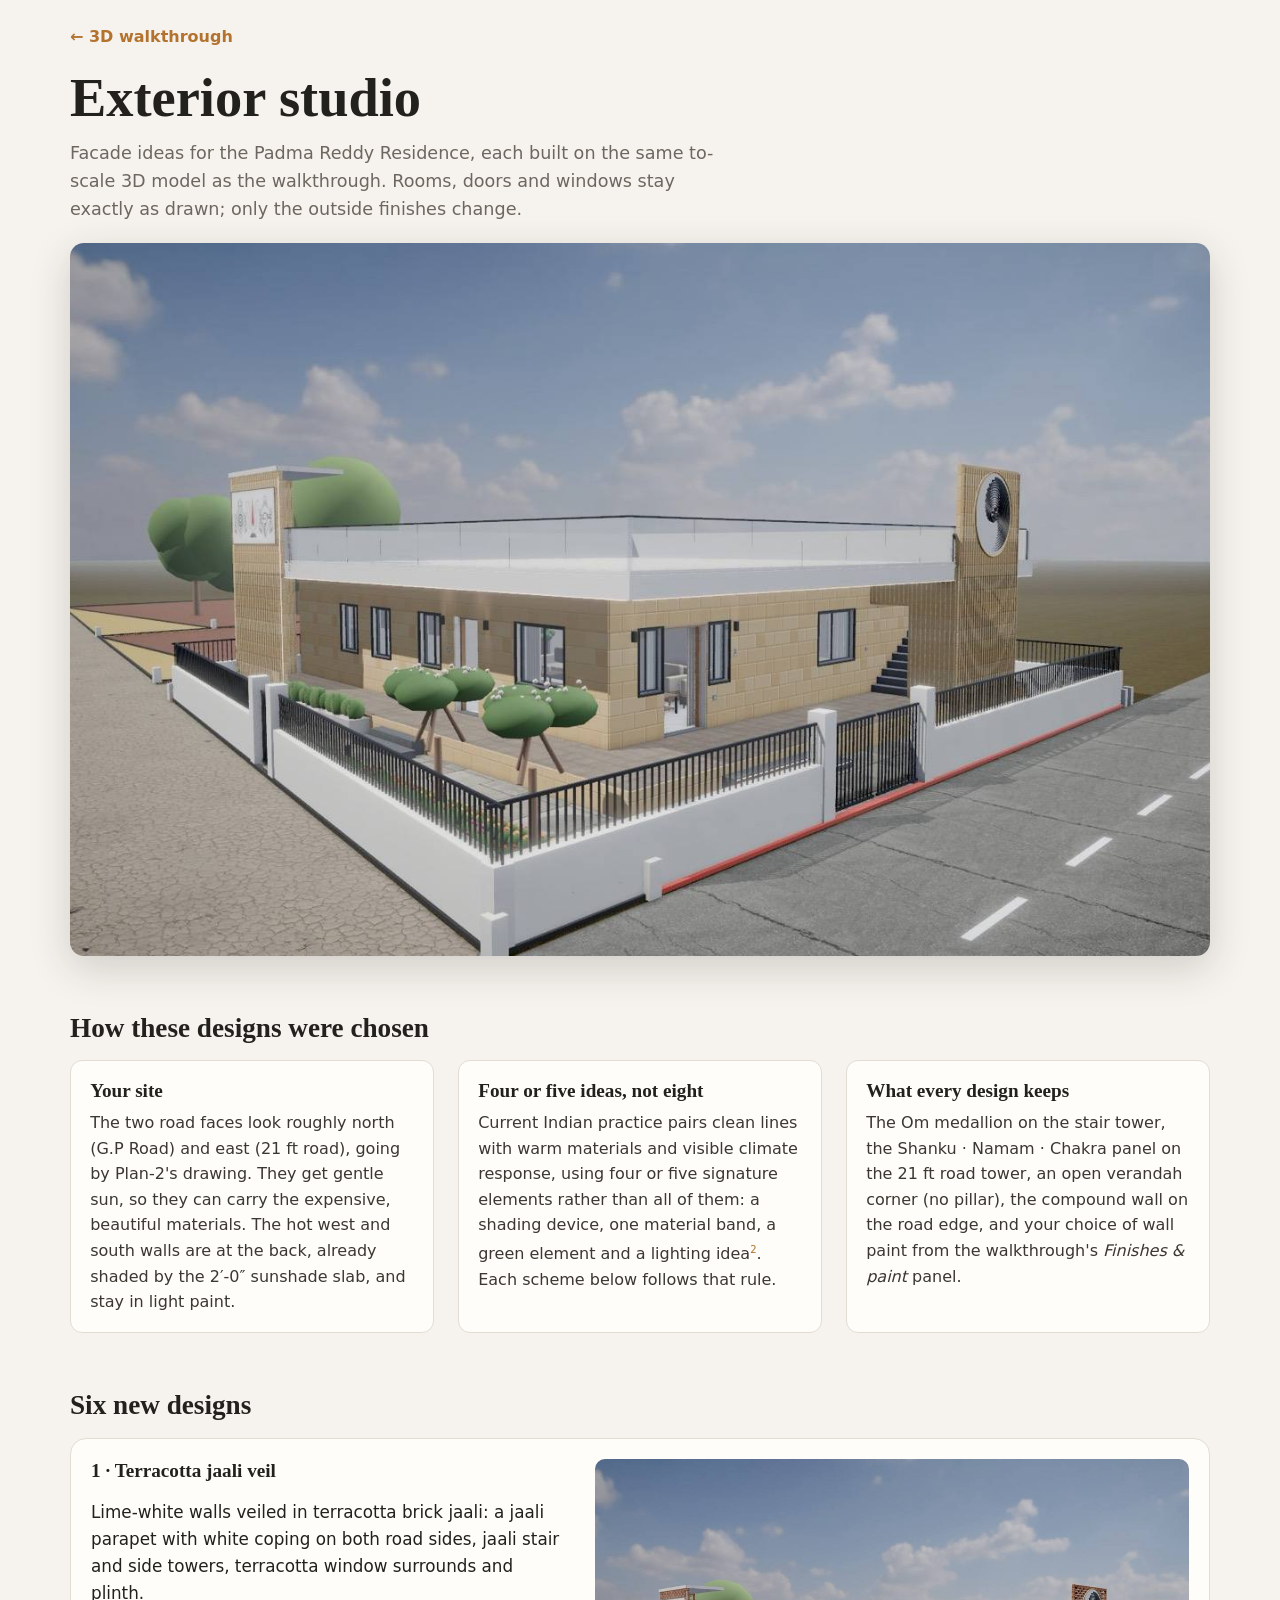
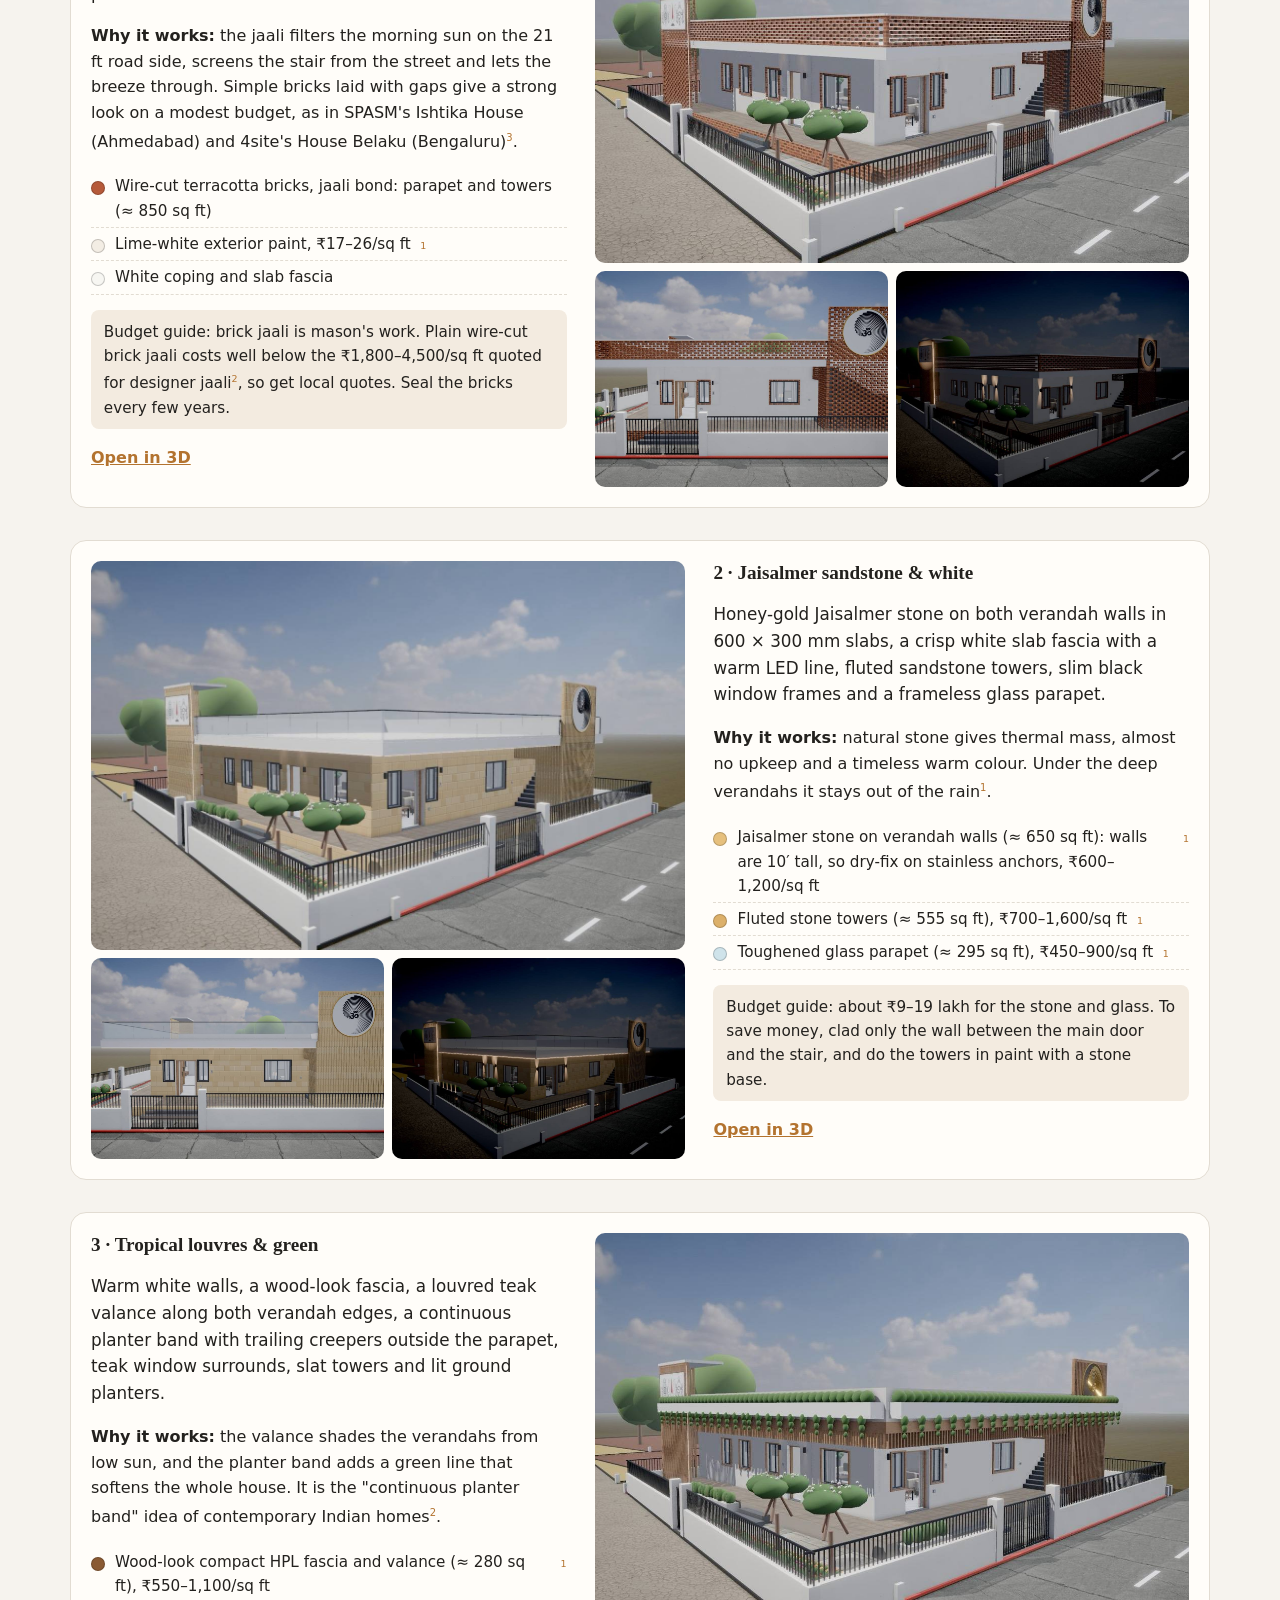
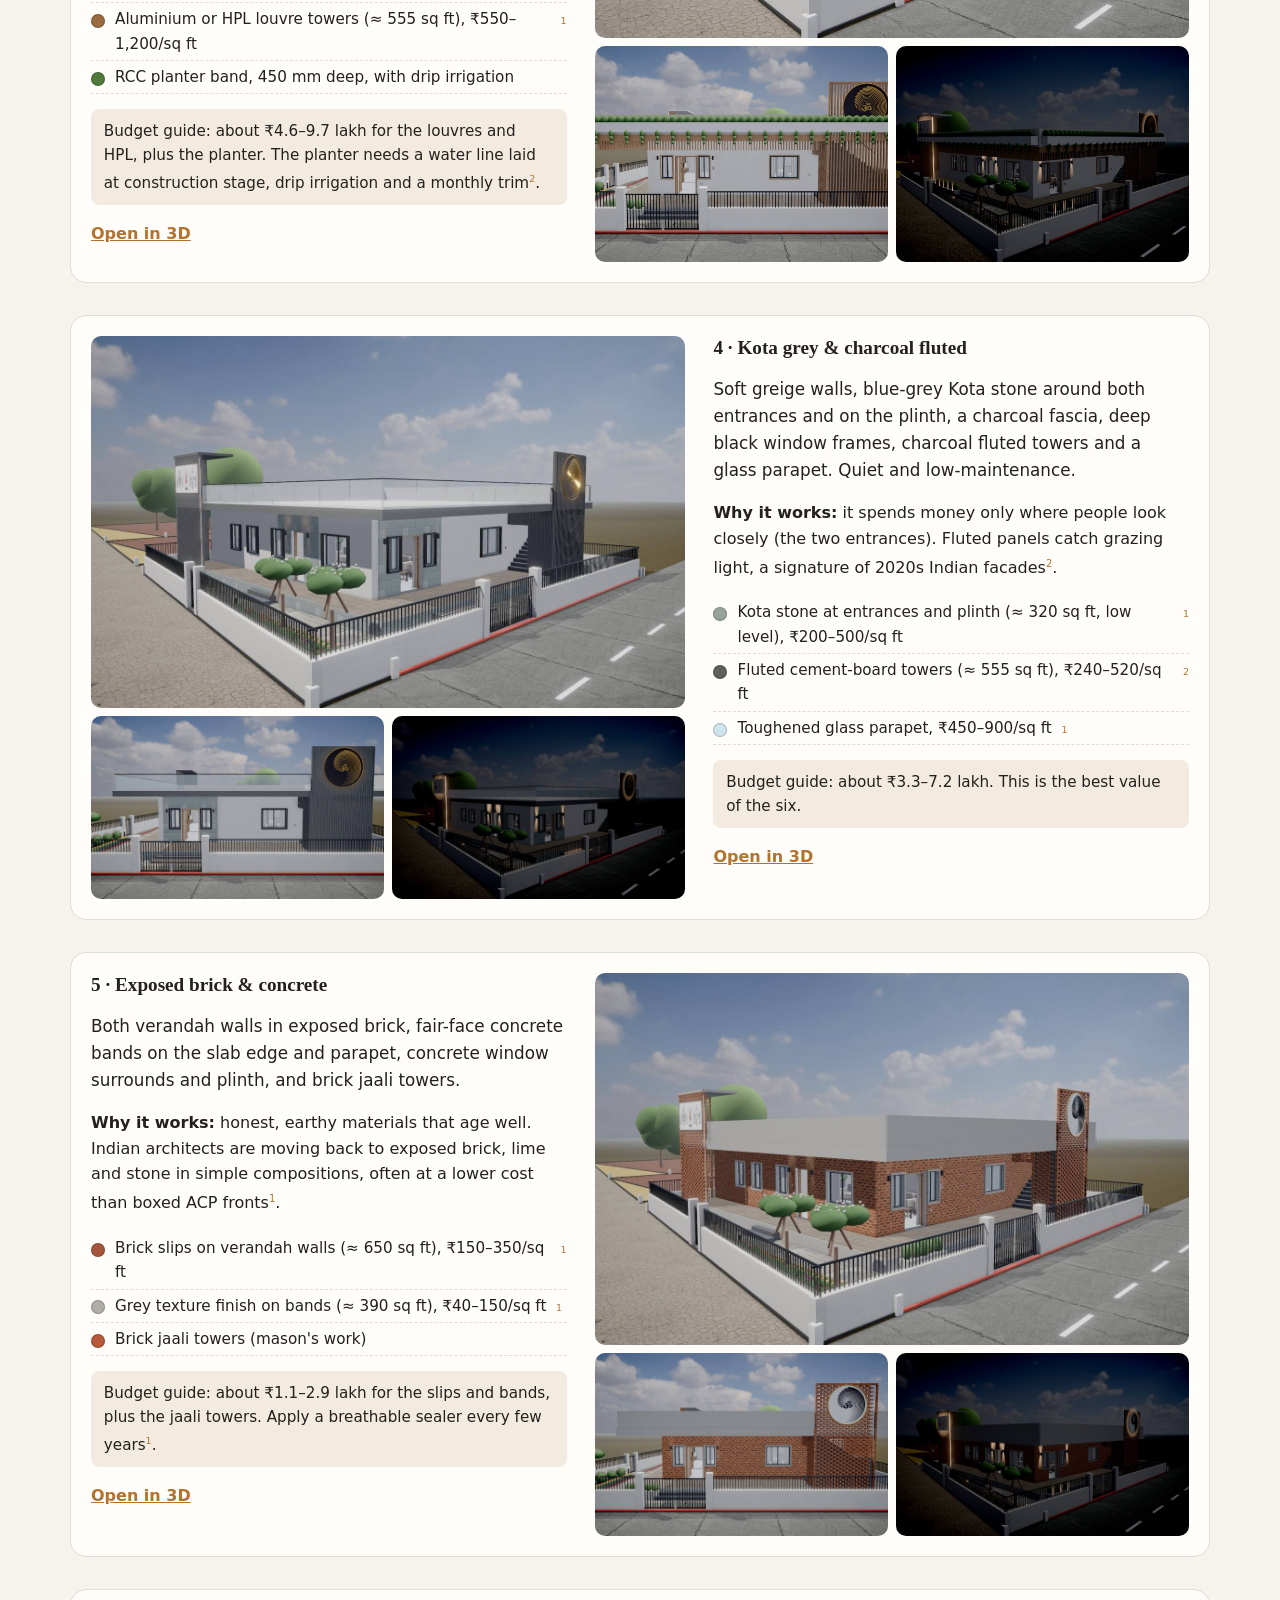
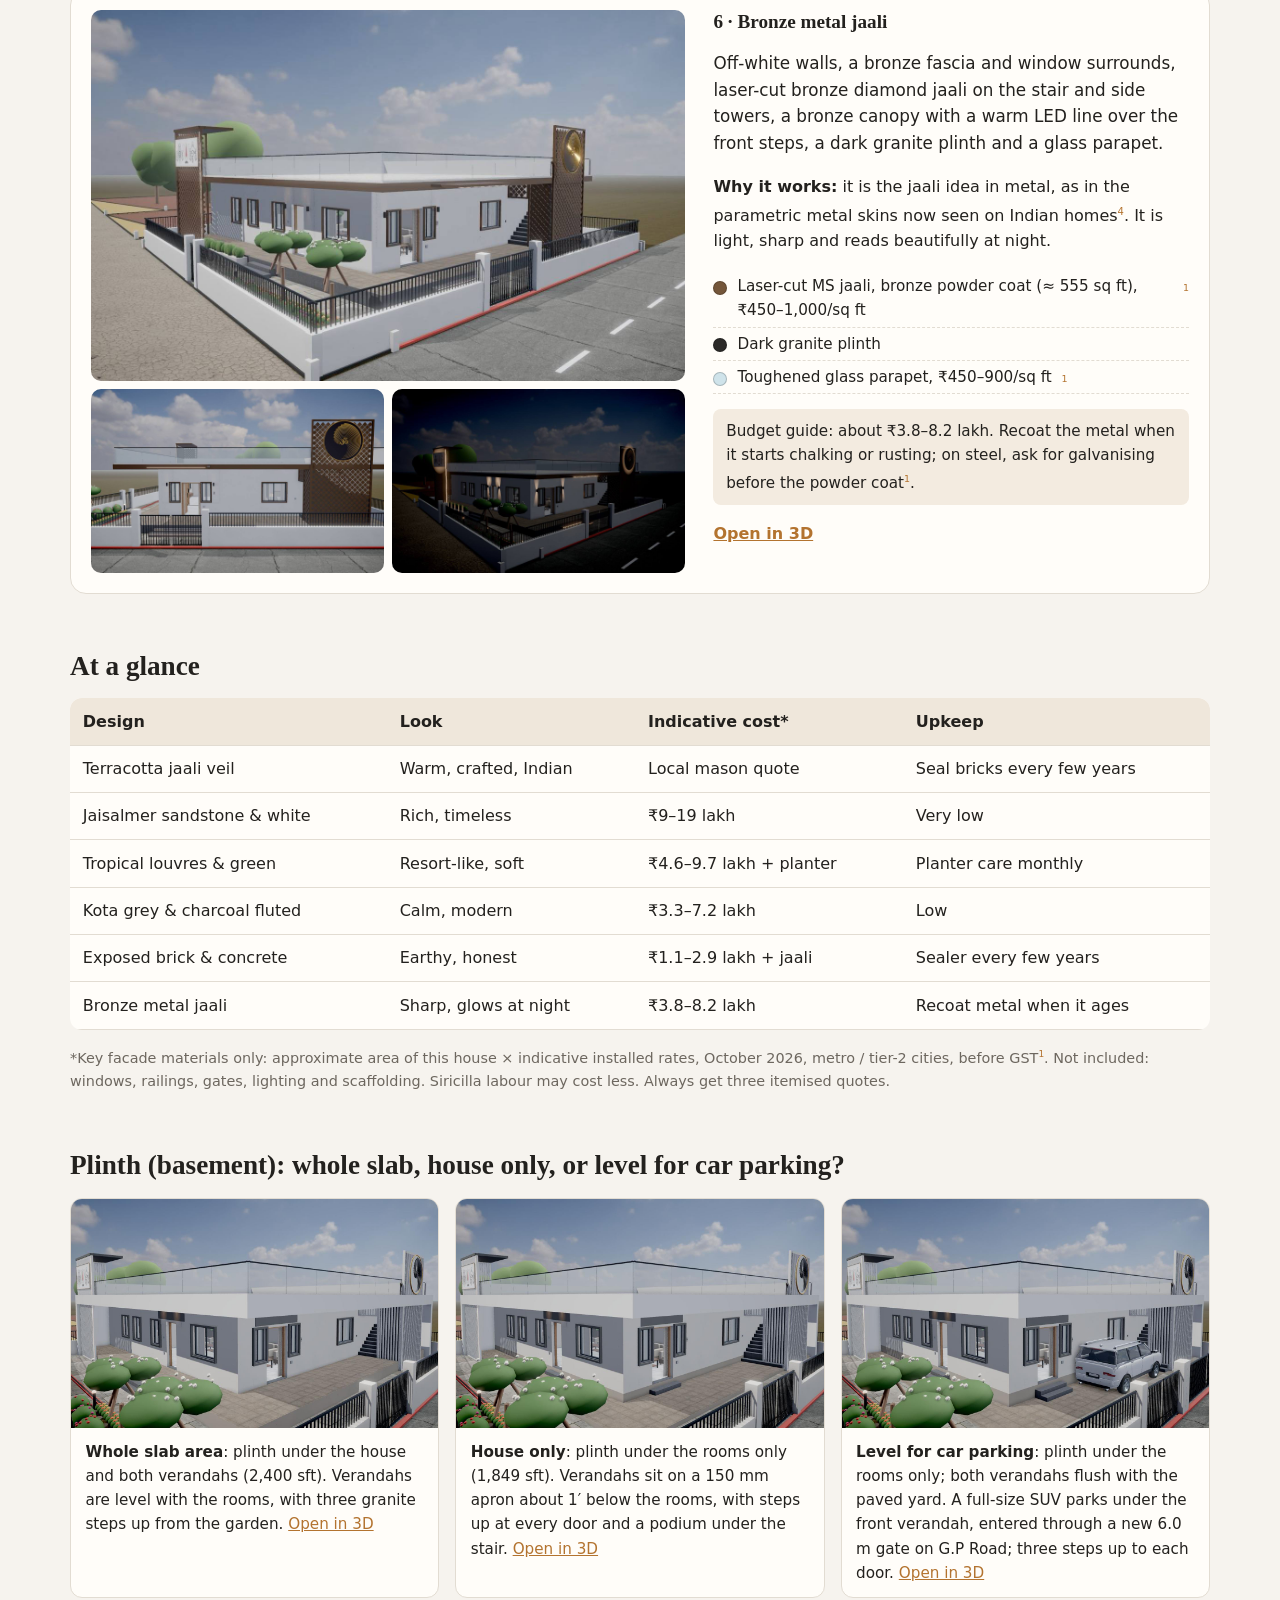
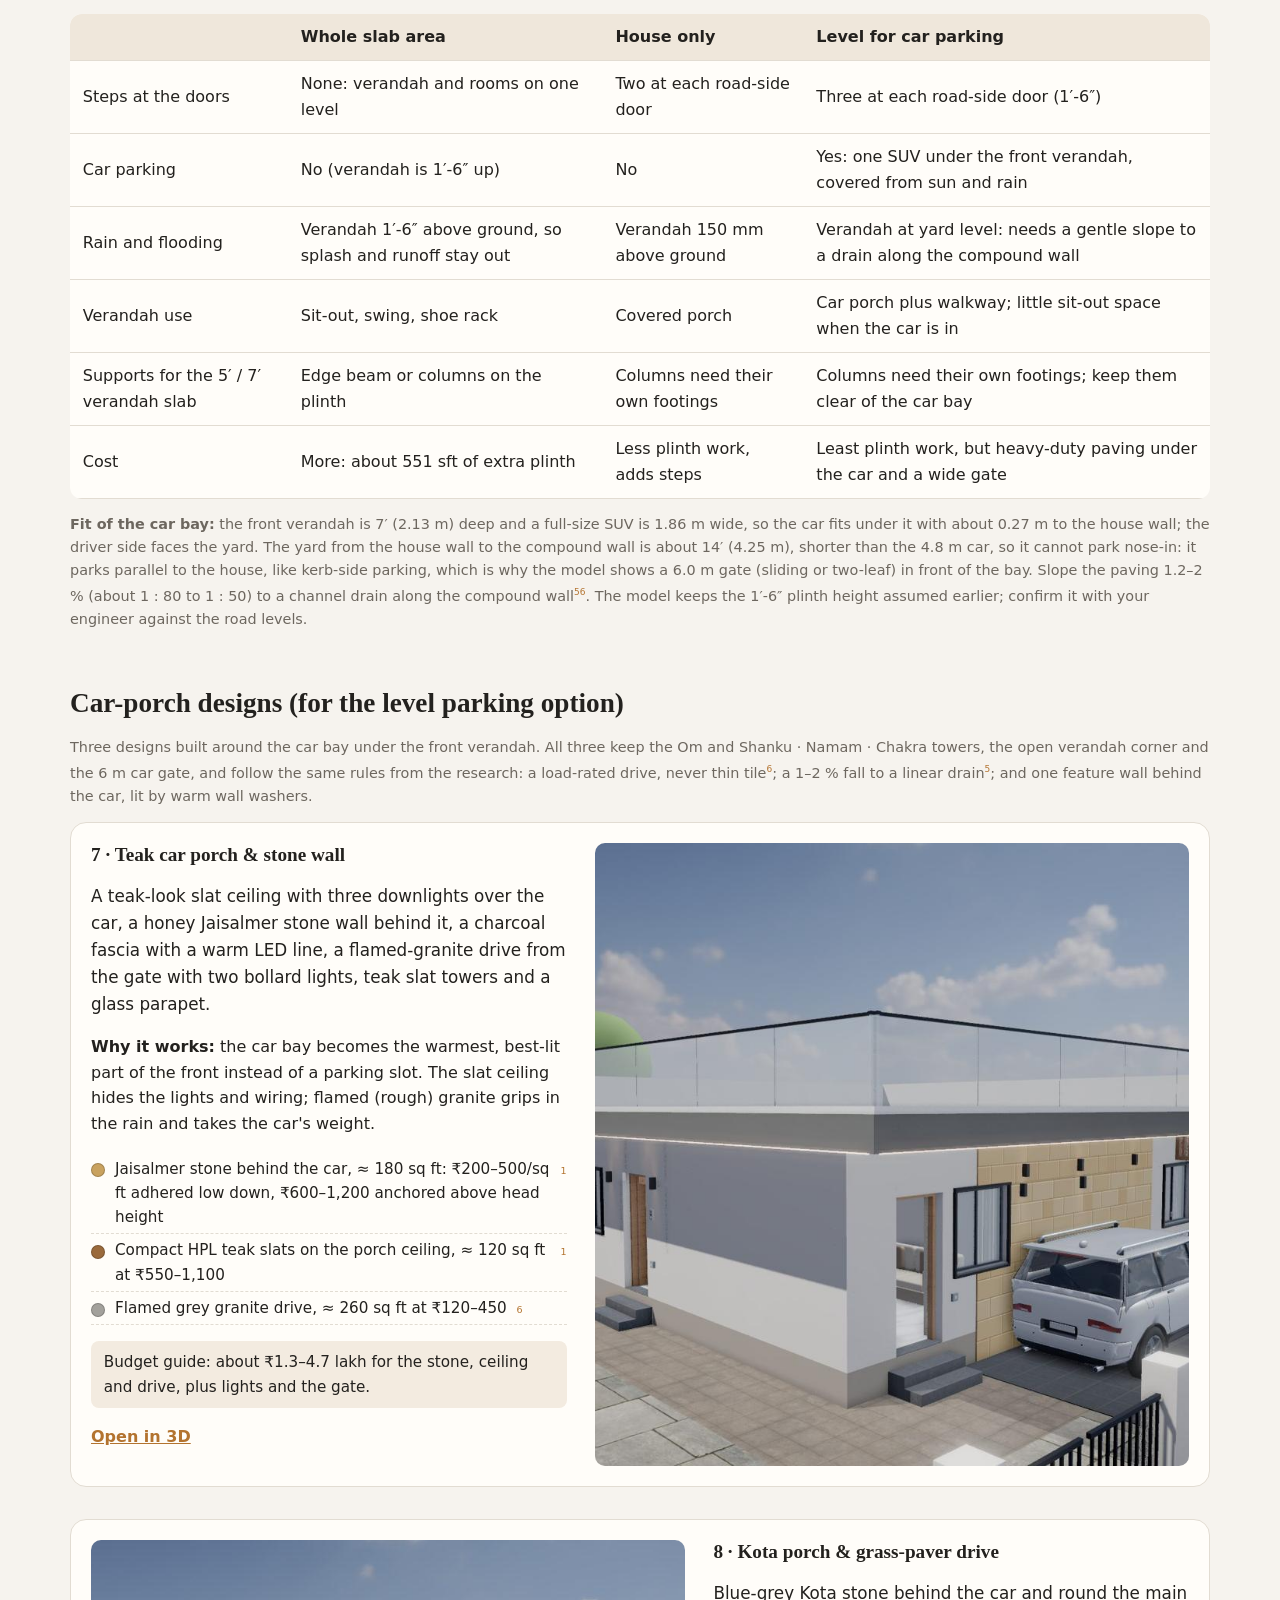
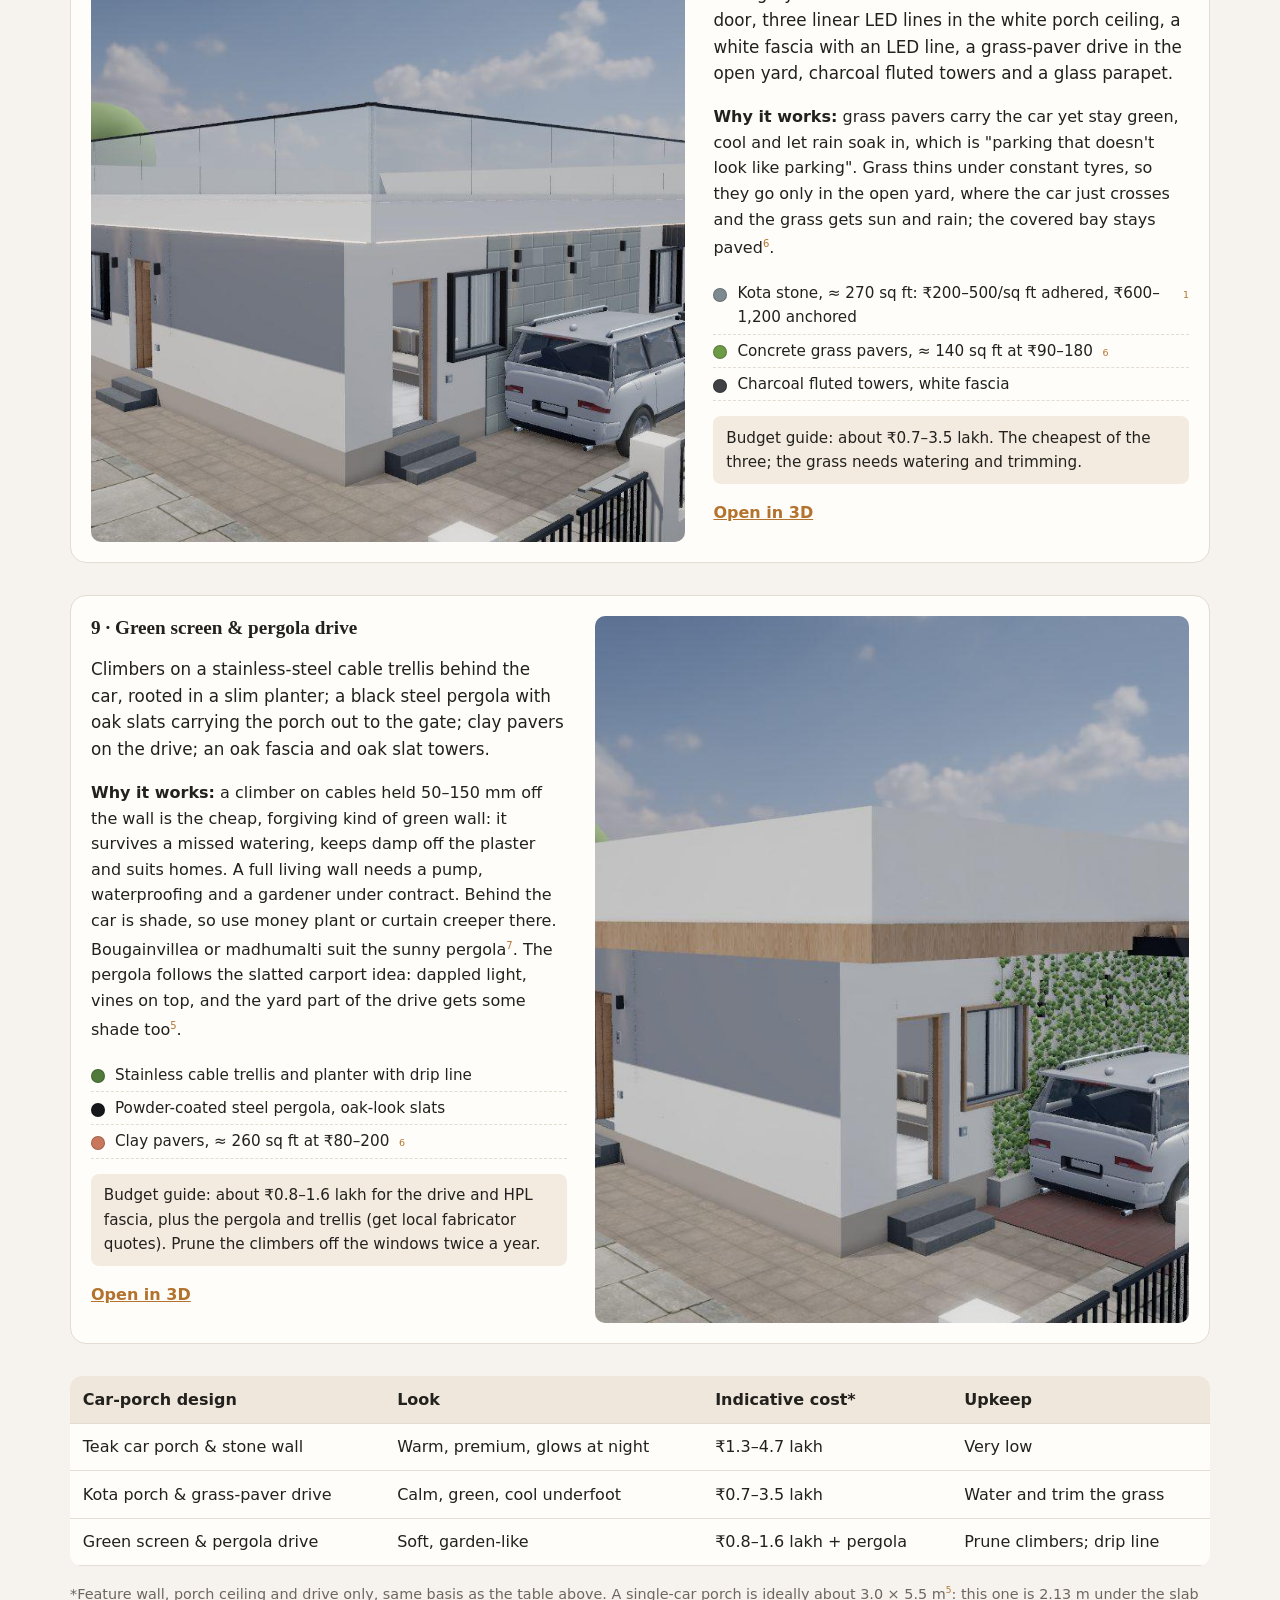
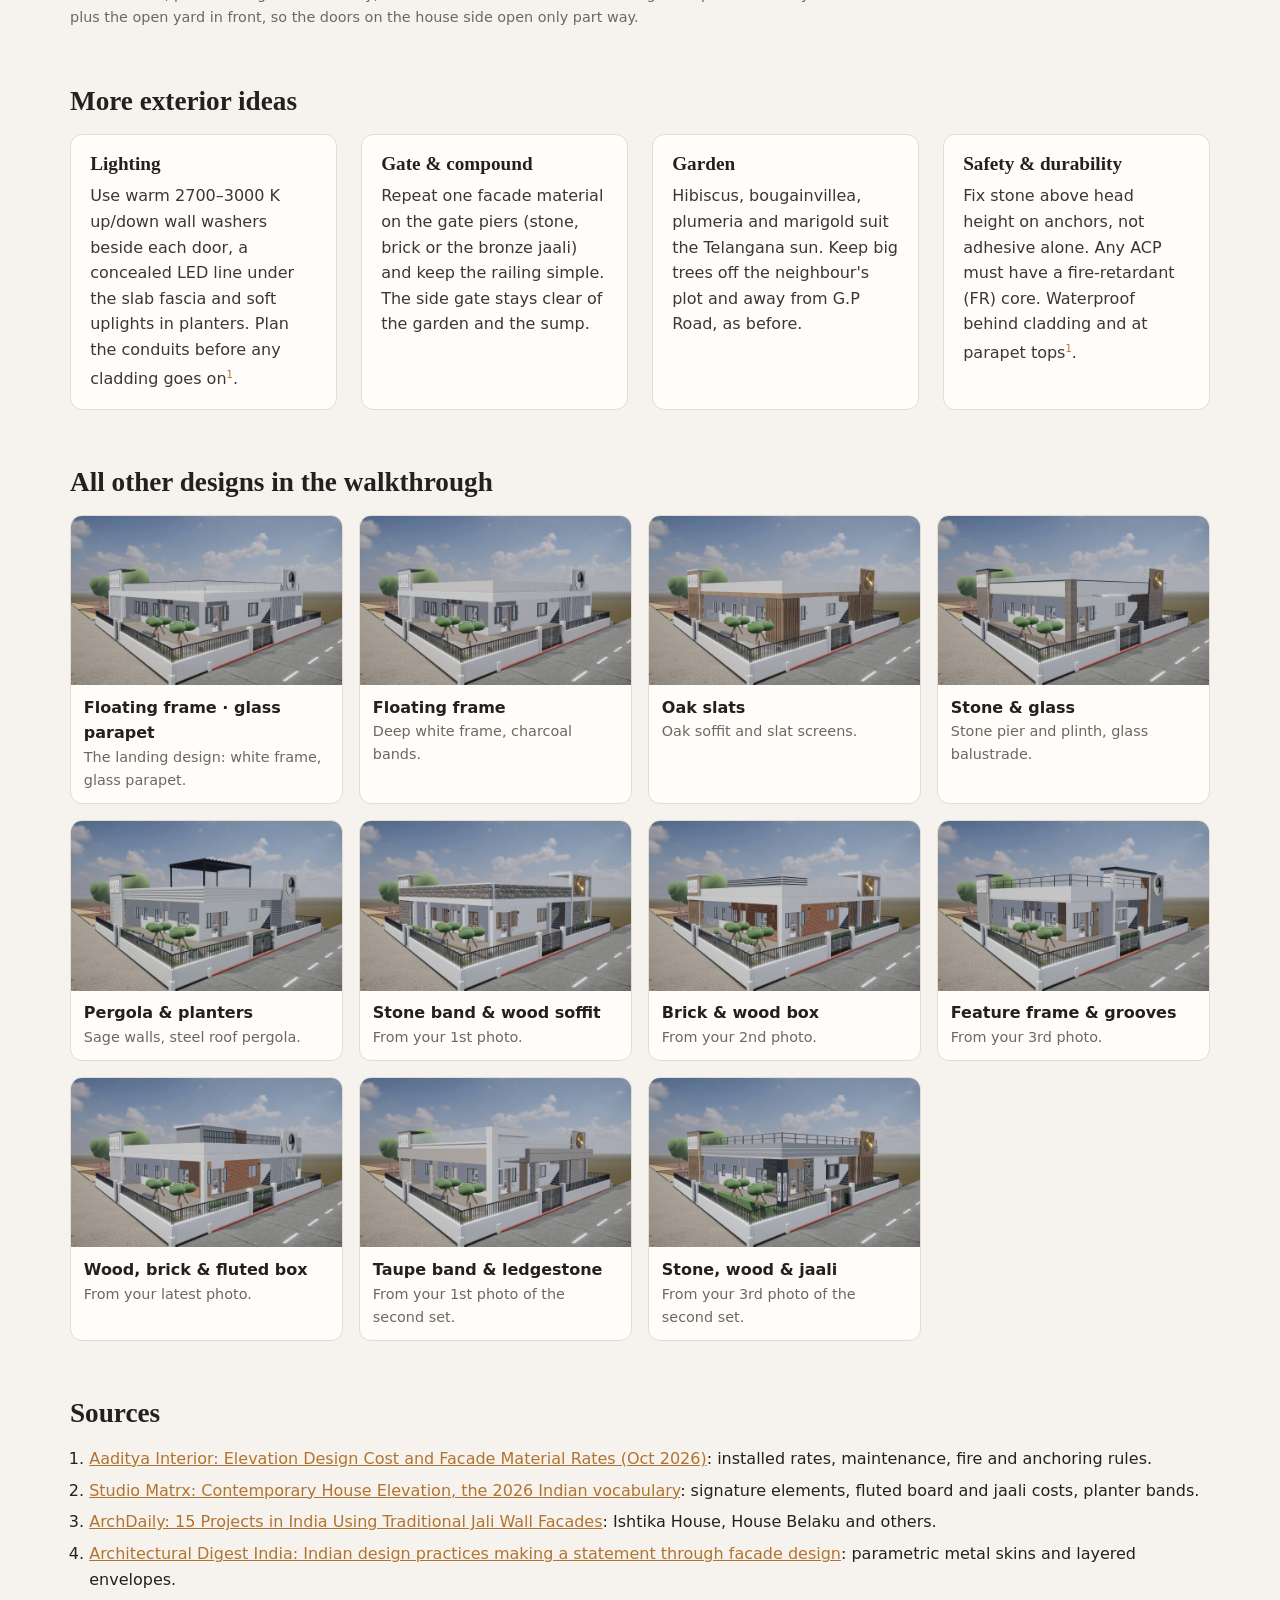
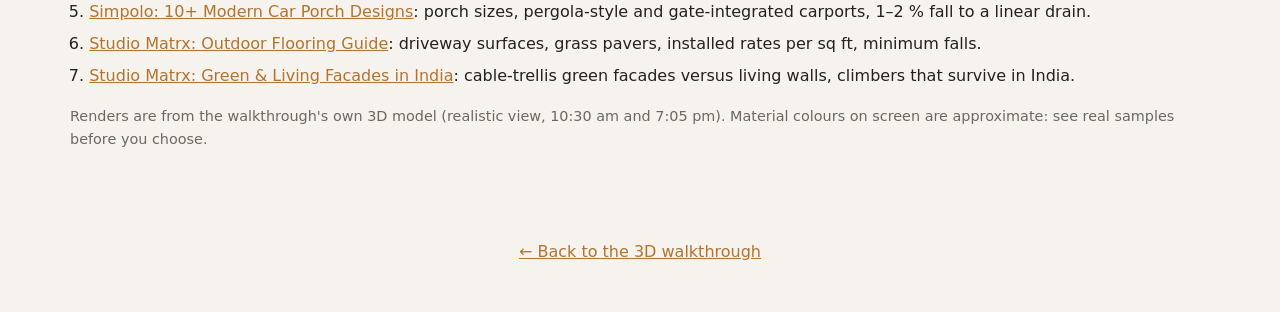
<file: exterior.html>
<!doctype html>
<html lang="en">
<head>
  <meta charset="utf-8" />
  <meta name="viewport" content="width=device-width, initial-scale=1" />
  <title>Exterior studio · Padma Reddy Residence</title>
  <meta name="description" content="Exterior design ideas for the Padma Reddy Residence, Yellareddypet: six researched facade schemes and three car-porch designs rendered on the to-scale 3D model, with materials, indicative costs and maintenance notes." />
  <link rel="stylesheet" href="exterior.css?v=56" />
</head>
<body>
  <header class="hero">
    <a class="back" href="./">← 3D walkthrough</a>
    <h1>Exterior studio</h1>
    <p class="lede">Facade ideas for the Padma Reddy Residence, each built on the same to-scale 3D model as the walkthrough.
      Rooms, doors and windows stay exactly as drawn; only the outside finishes change.</p>
    <img class="hero-img" src="exterior/img/jaisalmer-corner.jpg" alt="Jaisalmer sandstone and white design, corner view" />
  </header>

  <main>
    <section class="intro">
      <h2>How these designs were chosen</h2>
      <div class="cols">
        <div>
          <h3>Your site</h3>
          <p>The two road faces look roughly north (G.P Road) and east (21 ft road), going by Plan-2's drawing. They get
            gentle sun, so they can carry the expensive, beautiful materials. The hot west and south walls are at the
            back, already shaded by the 2′-0″ sunshade slab, and stay in light paint.</p>
        </div>
        <div>
          <h3>Four or five ideas, not eight</h3>
          <p>Current Indian practice pairs clean lines with warm materials and visible climate response, using four or
            five signature elements rather than all of them: a shading device, one material band, a green element and a
            lighting idea<sup><a href="#s2">2</a></sup>. Each scheme below follows that rule.</p>
        </div>
        <div>
          <h3>What every design keeps</h3>
          <p>The Om medallion on the stair tower, the Shanku · Namam · Chakra panel on the 21 ft road tower, an open
            verandah corner (no pillar), the compound wall on the road edge, and your choice of wall paint from the
            walkthrough's <em>Finishes &amp; paint</em> panel.</p>
        </div>
      </div>
    </section>

    <section class="designs">
      <h2>Six new designs</h2>

      <article class="design" id="jaali">
        <div class="shots">
          <img src="exterior/img/jaali-corner.jpg" alt="Terracotta jaali veil, corner view" loading="lazy" />
          <img src="exterior/img/jaali-front.jpg" alt="Terracotta jaali veil, G.P Road view" loading="lazy" />
          <img src="exterior/img/jaali-dusk.jpg" alt="Terracotta jaali veil at dusk" loading="lazy" />
        </div>
        <div class="text">
          <h3>1 · Terracotta jaali veil</h3>
          <p class="idea">Lime-white walls veiled in terracotta brick jaali: a jaali parapet with white coping on both road
            sides, jaali stair and side towers, terracotta window surrounds and plinth.</p>
          <p><b>Why it works:</b> the jaali filters the morning sun on the 21 ft road side, screens the stair from the
            street and lets the breeze through. Simple bricks laid with gaps give a strong look on a modest budget,
            as in SPASM's Ishtika House (Ahmedabad) and 4site's House Belaku (Bengaluru)<sup><a href="#s3">3</a></sup>.</p>
          <ul class="mats">
            <li><i style="background:#b65a3a"></i>Wire-cut terracotta bricks, jaali bond: parapet and towers (≈ 850 sq ft)</li>
            <li><i style="background:#f3ede4"></i>Lime-white exterior paint, ₹17–26/sq ft<sup><a href="#s1">1</a></sup></li>
            <li><i style="background:#f7f6f2"></i>White coping and slab fascia</li>
          </ul>
          <p class="cost">Budget guide: brick jaali is mason's work. Plain wire-cut brick jaali costs well below the
            ₹1,800–4,500/sq ft quoted for designer jaali<sup><a href="#s2">2</a></sup>, so get local quotes. Seal the
            bricks every few years.</p>
          <p class="open"><a href="./?design=jaali#p2">Open in 3D</a></p>
        </div>
      </article>

      <article class="design" id="jaisalmer">
        <div class="shots">
          <img src="exterior/img/jaisalmer-corner.jpg" alt="Jaisalmer sandstone and white, corner view" loading="lazy" />
          <img src="exterior/img/jaisalmer-front.jpg" alt="Jaisalmer sandstone and white, G.P Road view" loading="lazy" />
          <img src="exterior/img/jaisalmer-dusk.jpg" alt="Jaisalmer sandstone and white at dusk" loading="lazy" />
        </div>
        <div class="text">
          <h3>2 · Jaisalmer sandstone &amp; white</h3>
          <p class="idea">Honey-gold Jaisalmer stone on both verandah walls in 600 × 300 mm slabs, a crisp white slab
            fascia with a warm LED line, fluted sandstone towers, slim black window frames and a frameless glass
            parapet.</p>
          <p><b>Why it works:</b> natural stone gives thermal mass, almost no upkeep and a timeless warm colour. Under the
            deep verandahs it stays out of the rain<sup><a href="#s1">1</a></sup>.</p>
          <ul class="mats">
            <li><i style="background:#e6c07d"></i>Jaisalmer stone on verandah walls (≈ 650 sq ft): walls are 10′ tall, so
              dry-fix on stainless anchors, ₹600–1,200/sq ft<sup><a href="#s1">1</a></sup></li>
            <li><i style="background:#dcb06a"></i>Fluted stone towers (≈ 555 sq ft), ₹700–1,600/sq ft<sup><a href="#s1">1</a></sup></li>
            <li><i style="background:#cfe3ea"></i>Toughened glass parapet (≈ 295 sq ft), ₹450–900/sq ft<sup><a href="#s1">1</a></sup></li>
          </ul>
          <p class="cost">Budget guide: about ₹9–19 lakh for the stone and glass. To save money, clad only the wall
            between the main door and the stair, and do the towers in paint with a stone base.</p>
          <p class="open"><a href="./?design=jaisalmer#p2">Open in 3D</a></p>
        </div>
      </article>

      <article class="design" id="tropical">
        <div class="shots">
          <img src="exterior/img/tropical-corner.jpg" alt="Tropical louvres and green, corner view" loading="lazy" />
          <img src="exterior/img/tropical-front.jpg" alt="Tropical louvres and green, G.P Road view" loading="lazy" />
          <img src="exterior/img/tropical-dusk.jpg" alt="Tropical louvres and green at dusk" loading="lazy" />
        </div>
        <div class="text">
          <h3>3 · Tropical louvres &amp; green</h3>
          <p class="idea">Warm white walls, a wood-look fascia, a louvred teak valance along both verandah edges, a
            continuous planter band with trailing creepers outside the parapet, teak window surrounds, slat towers and lit
            ground planters.</p>
          <p><b>Why it works:</b> the valance shades the verandahs from low sun, and the planter band adds a green line
            that softens the whole house. It is the "continuous planter band" idea of contemporary Indian homes<sup><a href="#s2">2</a></sup>.</p>
          <ul class="mats">
            <li><i style="background:#8a5a33"></i>Wood-look compact HPL fascia and valance (≈ 280 sq ft), ₹550–1,100/sq ft<sup><a href="#s1">1</a></sup></li>
            <li><i style="background:#9a6b40"></i>Aluminium or HPL louvre towers (≈ 555 sq ft), ₹550–1,200/sq ft<sup><a href="#s1">1</a></sup></li>
            <li><i style="background:#4f7a3a"></i>RCC planter band, 450 mm deep, with drip irrigation</li>
          </ul>
          <p class="cost">Budget guide: about ₹4.6–9.7 lakh for the louvres and HPL, plus the planter. The planter needs a
            water line laid at construction stage, drip irrigation and a monthly trim<sup><a href="#s2">2</a></sup>.</p>
          <p class="open"><a href="./?design=tropical#p2">Open in 3D</a></p>
        </div>
      </article>

      <article class="design" id="kota">
        <div class="shots">
          <img src="exterior/img/kota-corner.jpg" alt="Kota grey and charcoal fluted, corner view" loading="lazy" />
          <img src="exterior/img/kota-front.jpg" alt="Kota grey and charcoal fluted, G.P Road view" loading="lazy" />
          <img src="exterior/img/kota-dusk.jpg" alt="Kota grey and charcoal fluted at dusk" loading="lazy" />
        </div>
        <div class="text">
          <h3>4 · Kota grey &amp; charcoal fluted</h3>
          <p class="idea">Soft greige walls, blue-grey Kota stone around both entrances and on the plinth, a charcoal
            fascia, deep black window frames, charcoal fluted towers and a glass parapet. Quiet and low-maintenance.</p>
          <p><b>Why it works:</b> it spends money only where people look closely (the two entrances). Fluted panels catch
            grazing light, a signature of 2020s Indian facades<sup><a href="#s2">2</a></sup>.</p>
          <ul class="mats">
            <li><i style="background:#97a29b"></i>Kota stone at entrances and plinth (≈ 320 sq ft, low level), ₹200–500/sq ft<sup><a href="#s1">1</a></sup></li>
            <li><i style="background:#5f605e"></i>Fluted cement-board towers (≈ 555 sq ft), ₹240–520/sq ft<sup><a href="#s2">2</a></sup></li>
            <li><i style="background:#cfe3ea"></i>Toughened glass parapet, ₹450–900/sq ft<sup><a href="#s1">1</a></sup></li>
          </ul>
          <p class="cost">Budget guide: about ₹3.3–7.2 lakh. This is the best value of the six.</p>
          <p class="open"><a href="./?design=kota#p2">Open in 3D</a></p>
        </div>
      </article>

      <article class="design" id="brick">
        <div class="shots">
          <img src="exterior/img/brick-corner.jpg" alt="Exposed brick and concrete, corner view" loading="lazy" />
          <img src="exterior/img/brick-front.jpg" alt="Exposed brick and concrete, G.P Road view" loading="lazy" />
          <img src="exterior/img/brick-dusk.jpg" alt="Exposed brick and concrete at dusk" loading="lazy" />
        </div>
        <div class="text">
          <h3>5 · Exposed brick &amp; concrete</h3>
          <p class="idea">Both verandah walls in exposed brick, fair-face concrete bands on the slab edge and parapet,
            concrete window surrounds and plinth, and brick jaali towers.</p>
          <p><b>Why it works:</b> honest, earthy materials that age well. Indian architects are moving back to exposed
            brick, lime and stone in simple compositions, often at a lower cost than boxed ACP fronts<sup><a href="#s1">1</a></sup>.</p>
          <ul class="mats">
            <li><i style="background:#a4553a"></i>Brick slips on verandah walls (≈ 650 sq ft), ₹150–350/sq ft<sup><a href="#s1">1</a></sup></li>
            <li><i style="background:#b0ada6"></i>Grey texture finish on bands (≈ 390 sq ft), ₹40–150/sq ft<sup><a href="#s1">1</a></sup></li>
            <li><i style="background:#b65a3a"></i>Brick jaali towers (mason's work)</li>
          </ul>
          <p class="cost">Budget guide: about ₹1.1–2.9 lakh for the slips and bands, plus the jaali towers. Apply a
            breathable sealer every few years<sup><a href="#s1">1</a></sup>.</p>
          <p class="open"><a href="./?design=brick#p2">Open in 3D</a></p>
        </div>
      </article>

      <article class="design" id="bronze">
        <div class="shots">
          <img src="exterior/img/bronze-corner.jpg" alt="Bronze metal jaali, corner view" loading="lazy" />
          <img src="exterior/img/bronze-front.jpg" alt="Bronze metal jaali, G.P Road view" loading="lazy" />
          <img src="exterior/img/bronze-dusk.jpg" alt="Bronze metal jaali at dusk" loading="lazy" />
        </div>
        <div class="text">
          <h3>6 · Bronze metal jaali</h3>
          <p class="idea">Off-white walls, a bronze fascia and window surrounds, laser-cut bronze diamond jaali on the
            stair and side towers, a bronze canopy with a warm LED line over the front steps, a dark granite plinth and
            a glass parapet.</p>
          <p><b>Why it works:</b> it is the jaali idea in metal, as in the parametric metal skins now seen on Indian
            homes<sup><a href="#s4">4</a></sup>. It is light, sharp and reads beautifully at night.</p>
          <ul class="mats">
            <li><i style="background:#74563a"></i>Laser-cut MS jaali, bronze powder coat (≈ 555 sq ft), ₹450–1,000/sq ft<sup><a href="#s1">1</a></sup></li>
            <li><i style="background:#2b2a28"></i>Dark granite plinth</li>
            <li><i style="background:#cfe3ea"></i>Toughened glass parapet, ₹450–900/sq ft<sup><a href="#s1">1</a></sup></li>
          </ul>
          <p class="cost">Budget guide: about ₹3.8–8.2 lakh. Recoat the metal when it starts chalking or rusting; on
            steel, ask for galvanising before the powder coat<sup><a href="#s1">1</a></sup>.</p>
          <p class="open"><a href="./?design=bronze#p2">Open in 3D</a></p>
        </div>
      </article>
    </section>

    <section class="compare">
      <h2>At a glance</h2>
      <table>
        <thead><tr><th>Design</th><th>Look</th><th>Indicative cost*</th><th>Upkeep</th></tr></thead>
        <tbody>
          <tr><td>Terracotta jaali veil</td><td>Warm, crafted, Indian</td><td>Local mason quote</td><td>Seal bricks every few years</td></tr>
          <tr><td>Jaisalmer sandstone &amp; white</td><td>Rich, timeless</td><td>₹9–19 lakh</td><td>Very low</td></tr>
          <tr><td>Tropical louvres &amp; green</td><td>Resort-like, soft</td><td>₹4.6–9.7 lakh + planter</td><td>Planter care monthly</td></tr>
          <tr><td>Kota grey &amp; charcoal fluted</td><td>Calm, modern</td><td>₹3.3–7.2 lakh</td><td>Low</td></tr>
          <tr><td>Exposed brick &amp; concrete</td><td>Earthy, honest</td><td>₹1.1–2.9 lakh + jaali</td><td>Sealer every few years</td></tr>
          <tr><td>Bronze metal jaali</td><td>Sharp, glows at night</td><td>₹3.8–8.2 lakh</td><td>Recoat metal when it ages</td></tr>
        </tbody>
      </table>
      <p class="note">*Key facade materials only: approximate area of this house × indicative installed rates, October 2026,
        metro / tier-2 cities, before GST<sup><a href="#s1">1</a></sup>. Not included: windows, railings, gates, lighting and
        scaffolding. Siricilla labour may cost less. Always get three itemised quotes.</p>
    </section>

    <section class="plinth" id="plinth">
      <h2>Plinth (basement): whole slab, house only, or level for car parking?</h2>
      <div class="pair three">
        <figure>
          <img src="exterior/img/plinth-full.jpg" alt="Plinth under the whole slab: verandahs level with the rooms" loading="lazy" />
          <figcaption><b>Whole slab area</b>: plinth under the house and both verandahs (2,400 sft). Verandahs are
            level with the rooms, with three granite steps up from the garden. <a href="./?plinth=full#p2">Open in 3D</a></figcaption>
        </figure>
        <figure>
          <img src="exterior/img/plinth-house.jpg" alt="Plinth under the house only: verandahs lower, steps at each door" loading="lazy" />
          <figcaption><b>House only</b>: plinth under the rooms only (1,849 sft). Verandahs sit on a 150 mm apron about 1′ below
            the rooms, with steps up at every door and a podium under the stair. <a href="./?plinth=house#p2">Open in 3D</a></figcaption>
        </figure>
        <figure>
          <img src="exterior/img/plinth-level.jpg" alt="Level verandahs for car parking: SUV parked under the front verandah" loading="lazy" />
          <figcaption><b>Level for car parking</b>: plinth under the rooms only; both verandahs flush with the paved yard. A
            full-size SUV parks under the front verandah, entered through a new 6.0 m gate on G.P Road; three steps up to each door.
            <a href="./?plinth=level#p2">Open in 3D</a></figcaption>
        </figure>
      </div>
      <table>
        <thead><tr><th></th><th>Whole slab area</th><th>House only</th><th>Level for car parking</th></tr></thead>
        <tbody>
          <tr><td>Steps at the doors</td><td>None: verandah and rooms on one level</td><td>Two at each road-side door</td><td>Three at each road-side door (1′-6″)</td></tr>
          <tr><td>Car parking</td><td>No (verandah is 1′-6″ up)</td><td>No</td><td>Yes: one SUV under the front verandah, covered from sun and rain</td></tr>
          <tr><td>Rain and flooding</td><td>Verandah 1′-6″ above ground, so splash and runoff stay out</td><td>Verandah 150 mm above ground</td><td>Verandah at yard level: needs a gentle slope to a drain along the compound wall</td></tr>
          <tr><td>Verandah use</td><td>Sit-out, swing, shoe rack</td><td>Covered porch</td><td>Car porch plus walkway; little sit-out space when the car is in</td></tr>
          <tr><td>Supports for the 5′ / 7′ verandah slab</td><td>Edge beam or columns on the plinth</td><td>Columns need their own footings</td><td>Columns need their own footings; keep them clear of the car bay</td></tr>
          <tr><td>Cost</td><td>More: about 551 sft of extra plinth</td><td>Less plinth work, adds steps</td><td>Least plinth work, but heavy-duty paving under the car and a wide gate</td></tr>
        </tbody>
      </table>
      <p class="note"><b>Fit of the car bay:</b> the front verandah is 7′ (2.13 m) deep and a full-size SUV is 1.86 m wide, so the car
        fits under it with about 0.27 m to the house wall; the driver side faces the yard. The yard from the house wall to the compound
        wall is about 14′ (4.25 m), shorter than the 4.8 m car, so it cannot park nose-in: it parks parallel to the house, like
        kerb-side parking, which is why the model shows a 6.0 m gate (sliding or two-leaf) in front of the bay. Slope the paving
        1.2–2 % (about 1 : 80 to 1 : 50) to a channel drain along the compound wall<sup><a href="#s5">5</a></sup><sup><a href="#s6">6</a></sup>.
        The model keeps the 1′-6″ plinth height assumed earlier; confirm it with your engineer against the road levels.</p>
    </section>

    <section class="designs" id="porch">
      <h2>Car-porch designs (for the level parking option)</h2>
      <p class="note">Three designs built around the car bay under the front verandah.
        All three keep the Om and Shanku · Namam · Chakra towers, the open verandah corner and the 6 m car gate, and follow
        the same rules from the research: a load-rated drive, never thin tile<sup><a href="#s6">6</a></sup>; a 1–2 % fall to a
        linear drain<sup><a href="#s5">5</a></sup>; and one feature wall behind the car, lit by warm wall washers.</p>

      <article class="design" id="porchteak">
        <div class="shots">
          <img src="exterior/img/porchteak.jpg" alt="Teak car porch and stone wall, corner view" loading="lazy" />
        </div>
        <div class="text">
          <h3>7 · Teak car porch &amp; stone wall</h3>
          <p class="idea">A teak-look slat ceiling with three downlights over the car, a honey Jaisalmer stone wall behind it,
            a charcoal fascia with a warm LED line, a flamed-granite drive from the gate with two bollard lights, teak slat
            towers and a glass parapet.</p>
          <p><b>Why it works:</b> the car bay becomes the warmest, best-lit part of the front instead of a parking slot. The
            slat ceiling hides the lights and wiring; flamed (rough) granite grips in the rain and takes the car's weight.</p>
          <ul class="mats">
            <li><i style="background:#c9a25f"></i>Jaisalmer stone behind the car, ≈ 180 sq ft: ₹200–500/sq ft adhered low down, ₹600–1,200 anchored above head height<sup><a href="#s1">1</a></sup></li>
            <li><i style="background:#9a6a3c"></i>Compact HPL teak slats on the porch ceiling, ≈ 120 sq ft at ₹550–1,100<sup><a href="#s1">1</a></sup></li>
            <li><i style="background:#a3a19c"></i>Flamed grey granite drive, ≈ 260 sq ft at ₹120–450<sup><a href="#s6">6</a></sup></li>
          </ul>
          <p class="cost">Budget guide: about ₹1.3–4.7 lakh for the stone, ceiling and drive, plus lights and the gate.</p>
          <p class="open"><a href="./?design=porchteak&amp;plinth=level#p2">Open in 3D</a></p>
        </div>
      </article>

      <article class="design" id="porchkota">
        <div class="shots">
          <img src="exterior/img/porchkota.jpg" alt="Kota porch and grass-paver drive, corner view" loading="lazy" />
        </div>
        <div class="text">
          <h3>8 · Kota porch &amp; grass-paver drive</h3>
          <p class="idea">Blue-grey Kota stone behind the car and round the main door, three linear LED lines in the white porch
            ceiling, a white fascia with an LED line, a grass-paver drive in the open yard, charcoal fluted towers and a glass
            parapet.</p>
          <p><b>Why it works:</b> grass pavers carry the car yet stay green, cool and let rain soak in, which is "parking that
            doesn't look like parking". Grass thins under constant tyres, so they go only in the open yard, where the car just
            crosses and the grass gets sun and rain; the covered bay stays paved<sup><a href="#s6">6</a></sup>.</p>
          <ul class="mats">
            <li><i style="background:#7d8a8f"></i>Kota stone, ≈ 270 sq ft: ₹200–500/sq ft adhered, ₹600–1,200 anchored<sup><a href="#s1">1</a></sup></li>
            <li><i style="background:#6c9a45"></i>Concrete grass pavers, ≈ 140 sq ft at ₹90–180<sup><a href="#s6">6</a></sup></li>
            <li><i style="background:#3f4144"></i>Charcoal fluted towers, white fascia</li>
          </ul>
          <p class="cost">Budget guide: about ₹0.7–3.5 lakh. The cheapest of the three; the grass needs watering and trimming.</p>
          <p class="open"><a href="./?design=porchkota&amp;plinth=level#p2">Open in 3D</a></p>
        </div>
      </article>

      <article class="design" id="porchgreen">
        <div class="shots">
          <img src="exterior/img/porchgreen.jpg" alt="Green screen and pergola drive, corner view" loading="lazy" />
        </div>
        <div class="text">
          <h3>9 · Green screen &amp; pergola drive</h3>
          <p class="idea">Climbers on a stainless-steel cable trellis behind the car, rooted in a slim planter; a black steel
            pergola with oak slats carrying the porch out to the gate; clay pavers on the drive; an oak fascia and oak slat towers.</p>
          <p><b>Why it works:</b> a climber on cables held 50–150 mm off the wall is the cheap, forgiving kind of green wall: it
            survives a missed watering, keeps damp off the plaster and suits homes. A full living wall needs a pump, waterproofing
            and a gardener under contract. Behind the car is shade, so use money plant or curtain creeper there. Bougainvillea or
            madhumalti suit the sunny pergola<sup><a href="#s7">7</a></sup>. The pergola follows the slatted carport idea: dappled
            light, vines on top, and the yard part of the drive gets some shade too<sup><a href="#s5">5</a></sup>.</p>
          <ul class="mats">
            <li><i style="background:#4f7a3a"></i>Stainless cable trellis and planter with drip line</li>
            <li><i style="background:#16171a"></i>Powder-coated steel pergola, oak-look slats</li>
            <li><i style="background:#c8775a"></i>Clay pavers, ≈ 260 sq ft at ₹80–200<sup><a href="#s6">6</a></sup></li>
          </ul>
          <p class="cost">Budget guide: about ₹0.8–1.6 lakh for the drive and HPL fascia, plus the pergola and trellis (get local
            fabricator quotes). Prune the climbers off the windows twice a year.</p>
          <p class="open"><a href="./?design=porchgreen&amp;plinth=level#p2">Open in 3D</a></p>
        </div>
      </article>

      <table>
        <thead><tr><th>Car-porch design</th><th>Look</th><th>Indicative cost*</th><th>Upkeep</th></tr></thead>
        <tbody>
          <tr><td>Teak car porch &amp; stone wall</td><td>Warm, premium, glows at night</td><td>₹1.3–4.7 lakh</td><td>Very low</td></tr>
          <tr><td>Kota porch &amp; grass-paver drive</td><td>Calm, green, cool underfoot</td><td>₹0.7–3.5 lakh</td><td>Water and trim the grass</td></tr>
          <tr><td>Green screen &amp; pergola drive</td><td>Soft, garden-like</td><td>₹0.8–1.6 lakh + pergola</td><td>Prune climbers; drip line</td></tr>
        </tbody>
      </table>
      <p class="note">*Feature wall, porch ceiling and drive only, same basis as the table above. A single-car porch is
        ideally about 3.0 × 5.5 m<sup><a href="#s5">5</a></sup>: this one is 2.13 m under the slab plus the open yard in front,
        so the doors on the house side open only part way.</p>
    </section>

    <section class="ideas">
      <h2>More exterior ideas</h2>
      <div class="cols">
        <div>
          <h3>Lighting</h3>
          <p>Use warm 2700–3000 K up/down wall washers beside each door, a concealed LED line under the slab fascia and soft
            uplights in planters. Plan the conduits before any cladding goes on<sup><a href="#s1">1</a></sup>.</p>
        </div>
        <div>
          <h3>Gate &amp; compound</h3>
          <p>Repeat one facade material on the gate piers (stone, brick or the bronze jaali) and keep the railing simple.
            The side gate stays clear of the garden and the sump.</p>
        </div>
        <div>
          <h3>Garden</h3>
          <p>Hibiscus, bougainvillea, plumeria and marigold suit the Telangana sun. Keep big trees off the neighbour's plot and
            away from G.P Road, as before.</p>
        </div>
        <div>
          <h3>Safety &amp; durability</h3>
          <p>Fix stone above head height on anchors, not adhesive alone. Any ACP must have a fire-retardant (FR) core.
            Waterproof behind cladding and at parapet tops<sup><a href="#s1">1</a></sup>.</p>
        </div>
      </div>
    </section>

    <section class="gallery">
      <h2>All other designs in the walkthrough</h2>
      <div class="grid">
        <a href="./?design=frameglass#p2"><img src="exterior/img/frameglass-corner.jpg" alt="" loading="lazy" /><b>Floating frame · glass parapet</b><span>The landing design: white frame, glass parapet.</span></a>
        <a href="./?design=frame#p2"><img src="exterior/img/frame-corner.jpg" alt="" loading="lazy" /><b>Floating frame</b><span>Deep white frame, charcoal bands.</span></a>
        <a href="./?design=slats#p2"><img src="exterior/img/slats-corner.jpg" alt="" loading="lazy" /><b>Oak slats</b><span>Oak soffit and slat screens.</span></a>
        <a href="./?design=stone#p2"><img src="exterior/img/stone-corner.jpg" alt="" loading="lazy" /><b>Stone &amp; glass</b><span>Stone pier and plinth, glass balustrade.</span></a>
        <a href="./?design=pergola#p2"><img src="exterior/img/pergola-corner.jpg" alt="" loading="lazy" /><b>Pergola &amp; planters</b><span>Sage walls, steel roof pergola.</span></a>
        <a href="./?design=ref1#p2"><img src="exterior/img/ref1-corner.jpg" alt="" loading="lazy" /><b>Stone band &amp; wood soffit</b><span>From your 1st photo.</span></a>
        <a href="./?design=ref2#p2"><img src="exterior/img/ref2-corner.jpg" alt="" loading="lazy" /><b>Brick &amp; wood box</b><span>From your 2nd photo.</span></a>
        <a href="./?design=ref3#p2"><img src="exterior/img/ref3-corner.jpg" alt="" loading="lazy" /><b>Feature frame &amp; grooves</b><span>From your 3rd photo.</span></a>
        <a href="./?design=ref4#p2"><img src="exterior/img/ref4-corner.jpg" alt="" loading="lazy" /><b>Wood, brick &amp; fluted box</b><span>From your latest photo.</span></a>
        <a href="./?design=ref5#p2"><img src="exterior/img/ref5-corner.jpg" alt="" loading="lazy" /><b>Taupe band &amp; ledgestone</b><span>From your 1st photo of the second set.</span></a>
        <a href="./?design=ref6#p2"><img src="exterior/img/ref6-corner.jpg" alt="" loading="lazy" /><b>Stone, wood &amp; jaali</b><span>From your 3rd photo of the second set.</span></a>
      </div>
    </section>

    <section class="sources">
      <h2>Sources</h2>
      <ol>
        <li id="s1"><a href="https://www.aadityainterior.com/blog/elevation-design-cost-and-facade-material-rates">Aaditya Interior: Elevation Design Cost and Facade Material Rates (Oct 2026)</a>: installed rates, maintenance, fire and anchoring rules.</li>
        <li id="s2"><a href="https://www.studiomatrx.org/guides/contemporary-house-elevation">Studio Matrx: Contemporary House Elevation, the 2026 Indian vocabulary</a>: signature elements, fluted board and jaali costs, planter bands.</li>
        <li id="s3"><a href="https://www.archdaily.com/1013262/15-projects-in-india-using-traditional-jali-wall-facades-solution-to-control-light-temperature-and-ventilation">ArchDaily: 15 Projects in India Using Traditional Jali Wall Facades</a>: Ishtika House, House Belaku and others.</li>
        <li id="s4"><a href="https://www.architecturaldigest.in/story/indian-design-practices-making-a-statement-through-facade-design/">Architectural Digest India: Indian design practices making a statement through facade design</a>: parametric metal skins and layered envelopes.</li>
        <li id="s5"><a href="https://www.simpolo.com/blog/car-porch-design">Simpolo: 10+ Modern Car Porch Designs</a>: porch sizes, pergola-style and gate-integrated carports, 1–2 % fall to a linear drain.</li>
        <li id="s6"><a href="https://www.studiomatrx.org/guides/outdoor-flooring-guide-india">Studio Matrx: Outdoor Flooring Guide</a>: driveway surfaces, grass pavers, installed rates per sq ft, minimum falls.</li>
        <li id="s7"><a href="https://www.studiomatrx.org/guides/green-living-facades-india">Studio Matrx: Green &amp; Living Facades in India</a>: cable-trellis green facades versus living walls, climbers that survive in India.</li>
      </ol>
      <p class="note">Renders are from the walkthrough's own 3D model (realistic view, 10:30 am and 7:05 pm). Material colours
        on screen are approximate: see real samples before you choose.</p>
    </section>
  </main>
  <footer><a href="./">← Back to the 3D walkthrough</a></footer>
</body>
</html>
</file>
<file: exterior.css>
/* Exterior studio page */
:root { --bg: #f6f3ee; --ink: #23211e; --muted: #6d675f; --line: #e2dcd2; --accent: #b3732f; --card: #fffdf9; }
* { box-sizing: border-box; }
body { margin: 0; background: var(--bg); color: var(--ink); font: 16px/1.6 system-ui, -apple-system, 'Segoe UI', Roboto, sans-serif; }
a { color: var(--accent); }
img { display: block; max-width: 100%; }
h1, h2, h3 { font-family: Georgia, 'Times New Roman', serif; font-weight: 600; line-height: 1.2; }
h2 { font-size: 1.7rem; margin: 0 0 1rem; }
h3 { font-size: 1.2rem; margin: 0 0 0.5rem; }
sup a { text-decoration: none; font-size: 0.75em; }

.hero { max-width: 1180px; margin: 0 auto; padding: 1.5rem 1.25rem 0; }
.hero .back { display: inline-block; margin-bottom: 1rem; text-decoration: none; font-weight: 600; }
.hero h1 { font-size: clamp(2.2rem, 5vw, 3.4rem); margin: 0 0 0.5rem; }
.lede { max-width: 60ch; color: var(--muted); font-size: 1.1rem; margin: 0 0 1.25rem; }
.hero-img { width: 100%; border-radius: 14px; box-shadow: 0 12px 40px rgba(40, 30, 20, 0.18); }

main { max-width: 1180px; margin: 0 auto; padding: 0 1.25rem; }
section { margin: 3.5rem 0; }
.cols { display: grid; grid-template-columns: repeat(auto-fit, minmax(240px, 1fr)); gap: 1.5rem; }
.cols > div { background: var(--card); border: 1px solid var(--line); border-radius: 12px; padding: 1.1rem 1.2rem; }
.cols p { margin: 0; color: #3b3732; }

.design { display: grid; grid-template-columns: 1.25fr 1fr; gap: 1.75rem; background: var(--card); border: 1px solid var(--line); border-radius: 16px; padding: 1.25rem; margin-bottom: 2rem; }
.design:nth-child(odd of .design) { grid-template-columns: 1fr 1.25fr; }
.design:nth-child(odd of .design) .shots { order: 2; }
.shots { display: grid; grid-template-columns: 1fr 1fr; gap: 0.5rem; }
.shots img { border-radius: 10px; width: 100%; height: 100%; object-fit: cover; }
.shots img:first-child { grid-column: 1 / -1; }
.text .idea { font-size: 1.05rem; }
.mats { list-style: none; padding: 0; margin: 0.75rem 0; }
.mats li { display: flex; gap: 0.6rem; align-items: baseline; padding: 0.25rem 0; border-bottom: 1px dashed var(--line); font-size: 0.95rem; }
.mats i { flex: none; width: 14px; height: 14px; border-radius: 50%; border: 1px solid rgba(0, 0, 0, 0.2); transform: translateY(2px); }
.cost { background: #f3ebe0; border-radius: 8px; padding: 0.6rem 0.8rem; font-size: 0.95rem; }
.open { font-weight: 600; }
.mats li { position: relative; padding: 0.25rem 0 0.25rem 1.5rem; border-bottom: 1px dashed var(--line); font-size: 0.95rem; }
.mats i { position: absolute; left: 0; top: 0.55rem; width: 14px; height: 14px; border-radius: 50%; border: 1px solid rgba(0, 0, 0, 0.2); }

.pair { display: grid; grid-template-columns: 1fr 1fr; gap: 1rem; margin-bottom: 1rem; }
.pair figure { margin: 0; background: var(--card); border: 1px solid var(--line); border-radius: 12px; overflow: hidden; }
.pair figcaption { padding: 0.7rem 0.9rem; font-size: 0.95rem; }
.pair.three { grid-template-columns: repeat(3, 1fr); }
@media (max-width: 820px) { .pair, .pair.three { grid-template-columns: 1fr; } }
table { width: 100%; border-collapse: collapse; background: var(--card); border-radius: 12px; overflow: hidden; }
th, td { text-align: left; padding: 0.65rem 0.8rem; border-bottom: 1px solid var(--line); }
th { background: #efe7db; font-weight: 600; }
.note { color: var(--muted); font-size: 0.9rem; }

.grid { display: grid; grid-template-columns: repeat(auto-fill, minmax(250px, 1fr)); gap: 1rem; }
.grid a { display: block; background: var(--card); border: 1px solid var(--line); border-radius: 12px; overflow: hidden; text-decoration: none; color: var(--ink); }
.grid a:hover { box-shadow: 0 8px 24px rgba(40, 30, 20, 0.15); }
.grid b, .grid span { display: block; padding: 0 0.8rem; }
.grid b { padding-top: 0.6rem; }
.grid span { color: var(--muted); font-size: 0.9rem; padding-bottom: 0.7rem; }

.sources ol { padding-left: 1.2rem; }
.sources li { margin-bottom: 0.4rem; }
footer { text-align: center; padding: 2rem 1rem 3rem; }

@media (max-width: 820px) {
  .design, .design:nth-child(odd of .design) { grid-template-columns: 1fr; }
  .design:nth-child(odd of .design) .shots { order: 0; }
}
</file>
